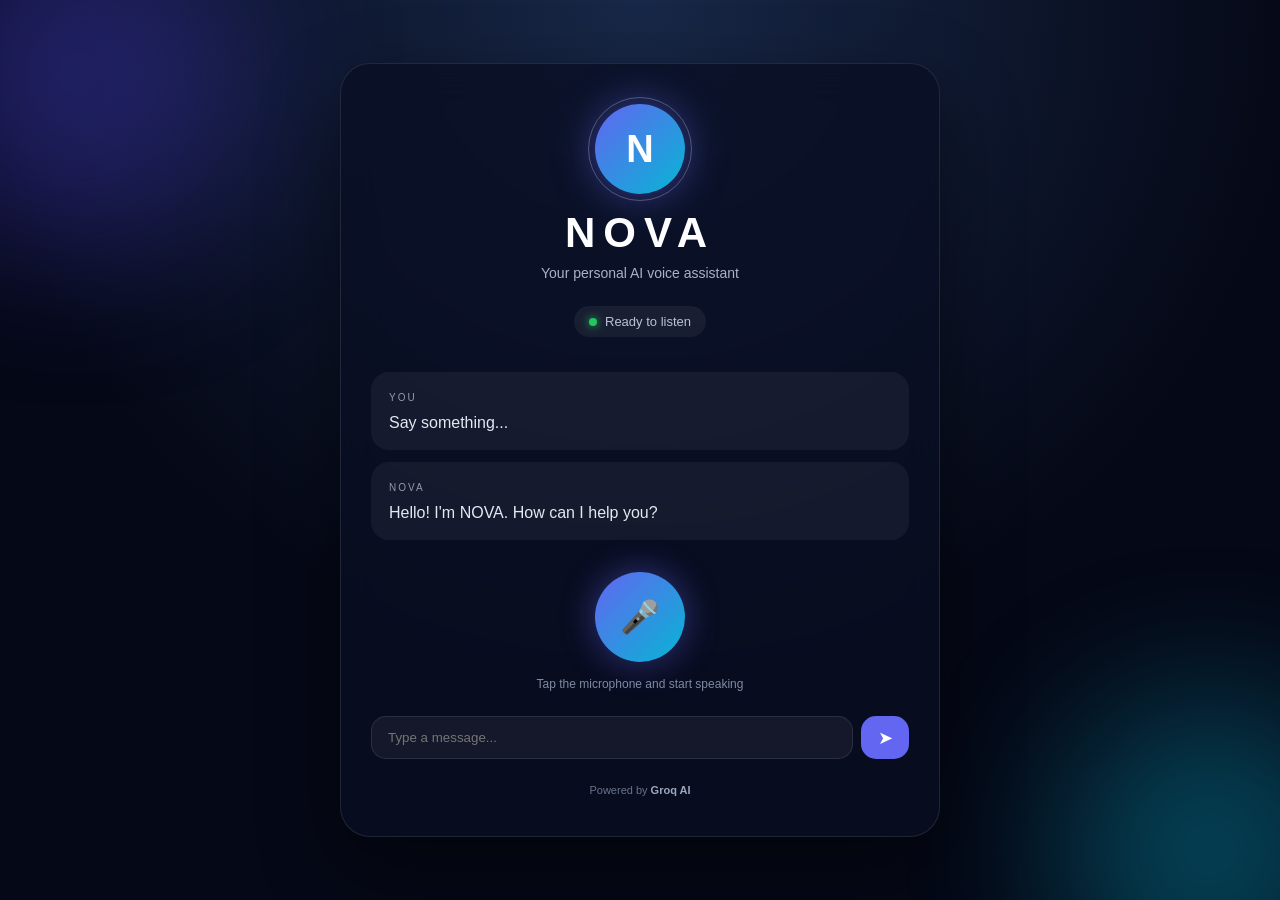
<file: index.html>
<!DOCTYPE html>
<html lang="en">

<head>

    <meta charset="UTF-8">

    <meta
        name="viewport"
        content="width=device-width, initial-scale=1.0"
    >

    <title>NOVA AI</title>

    <link
        rel="stylesheet"
        href="/style.css"
    >

</head>


<body>

    <div class="background">

        <div class="orb orb-one"></div>
        <div class="orb orb-two"></div>

    </div>


    <main class="container">

        <section class="assistant-card">


            <div class="brand">

                <div class="logo">

                    <div class="logo-ring"></div>

                    <div class="logo-core">
                        N
                    </div>

                </div>

                <h1>NOVA</h1>

                <p>Your personal AI voice assistant</p>

            </div>


            <div class="status">

                <span class="status-dot"></span>

                <span id="statusText">
                    Ready to listen
                </span>

            </div>


            <div class="conversation">

                <div class="message user-message">

                    <span class="label">
                        YOU
                    </span>

                    <p id="userText">
                        Say something...
                    </p>

                </div>


                <div class="message nova-message">

                    <span class="label">
                        NOVA
                    </span>

                    <p id="novaText">
                        Hello! I'm NOVA. How can I help you?
                    </p>

                </div>

            </div>


            <button
                id="micButton"
                class="mic-button"
            >

                <span class="mic-icon">
                    🎤
                </span>

            </button>


            <p class="hint">
                Tap the microphone and start speaking
            </p>


            <div class="text-input">

                <input
                    type="text"
                    id="messageInput"
                    placeholder="Type a message..."
                >

                <button id="sendButton">
                    ➤
                </button>

            </div>


            <div class="footer">

                <span>Powered by</span>

                <strong>Groq AI</strong>

            </div>


        </section>

    </main>


    <script src="/script.js"></script>

</body>

</html>
</file>
<file: style.css>
* {
    margin: 0;
    padding: 0;
    box-sizing: border-box;
}


body {

    min-height: 100vh;

    font-family:
        Arial,
        Helvetica,
        sans-serif;

    background:
        radial-gradient(
            circle at top,
            #182848,
            #050816 60%
        );

    color: white;

    overflow-x: hidden;
}


.background {

    position: fixed;

    inset: 0;

    overflow: hidden;

    pointer-events: none;
}


.orb {

    position: absolute;

    border-radius: 50%;

    filter: blur(80px);

    opacity: 0.35;
}


.orb-one {

    width: 350px;
    height: 350px;

    background: #4f46e5;

    top: -100px;
    left: -100px;
}


.orb-two {

    width: 300px;
    height: 300px;

    background: #06b6d4;

    bottom: -100px;
    right: -80px;
}


.container {

    min-height: 100vh;

    display: flex;

    justify-content: center;

    align-items: center;

    padding: 25px;
}


.assistant-card {

    width: 100%;

    max-width: 600px;

    padding: 40px 30px;

    border-radius: 30px;

    background: rgba(10, 15, 35, 0.78);

    border: 1px solid rgba(255,255,255,0.1);

    box-shadow:
        0 30px 80px rgba(0,0,0,0.45);

    backdrop-filter: blur(20px);

    text-align: center;
}


.brand h1 {

    margin-top: 15px;

    font-size: 42px;

    letter-spacing: 8px;
}


.brand p {

    margin-top: 8px;

    color: #aab3c5;

    font-size: 14px;
}


.logo {

    width: 90px;
    height: 90px;

    margin: auto;

    border-radius: 50%;

    position: relative;

    display: flex;

    align-items: center;

    justify-content: center;

    background:
        linear-gradient(
            135deg,
            #6366f1,
            #06b6d4
        );

    box-shadow:
        0 0 40px rgba(99,102,241,0.55);
}


.logo-ring {

    position: absolute;

    inset: -7px;

    border-radius: 50%;

    border: 1px solid rgba(255,255,255,0.25);

    animation: rotate 5s linear infinite;
}


.logo-core {

    font-size: 38px;

    font-weight: bold;
}


@keyframes rotate {

    from {
        transform: rotate(0deg);
    }

    to {
        transform: rotate(360deg);
    }
}


.status {

    margin: 25px auto;

    display: inline-flex;

    align-items: center;

    gap: 8px;

    padding: 8px 15px;

    border-radius: 30px;

    background: rgba(255,255,255,0.06);

    color: #b9c3d7;

    font-size: 13px;
}


.status-dot {

    width: 8px;
    height: 8px;

    border-radius: 50%;

    background: #22c55e;

    box-shadow: 0 0 10px #22c55e;
}


.conversation {

    text-align: left;

    margin-top: 10px;
}


.message {

    padding: 15px 18px;

    border-radius: 18px;

    margin-bottom: 12px;

    background: rgba(255,255,255,0.05);
}


.message p {

    margin-top: 6px;

    line-height: 1.5;

    color: #e4e8f0;
}


.label {

    font-size: 10px;

    letter-spacing: 2px;

    color: #8f9bb3;
}


.mic-button {

    width: 90px;
    height: 90px;

    margin-top: 20px;

    border-radius: 50%;

    border: none;

    cursor: pointer;

    background:
        linear-gradient(
            135deg,
            #6366f1,
            #06b6d4
        );

    color: white;

    font-size: 32px;

    box-shadow:
        0 0 35px rgba(99,102,241,0.45);

    transition: 0.25s;
}


.mic-button:hover {

    transform: scale(1.07);

}


.mic-button.recording {

    animation: pulse 1s infinite;

}


@keyframes pulse {

    0% {
        transform: scale(1);
        box-shadow: 0 0 20px rgba(99,102,241,0.4);
    }

    50% {
        transform: scale(1.12);
        box-shadow: 0 0 50px rgba(6,182,212,0.8);
    }

    100% {
        transform: scale(1);
    }
}


.hint {

    margin-top: 15px;

    color: #7f8aa3;

    font-size: 12px;
}


.text-input {

    display: flex;

    gap: 8px;

    margin-top: 25px;
}


.text-input input {

    flex: 1;

    padding: 13px 16px;

    border-radius: 15px;

    border: 1px solid rgba(255,255,255,0.1);

    background: rgba(255,255,255,0.05);

    color: white;

    outline: none;
}


.text-input button {

    width: 48px;

    border: none;

    border-radius: 15px;

    background: #6366f1;

    color: white;

    cursor: pointer;

    font-size: 18px;
}


.footer {

    margin-top: 25px;

    color: #68748d;

    font-size: 11px;
}


.footer strong {

    color: #9ca8c0;

}


@media (max-width: 600px) {

    .assistant-card {

        padding: 30px 18px;

        border-radius: 24px;
    }

    .brand h1 {

        font-size: 34px;

    }

    .mic-button {

        width: 80px;
        height: 80px;

    }

}
</file>
